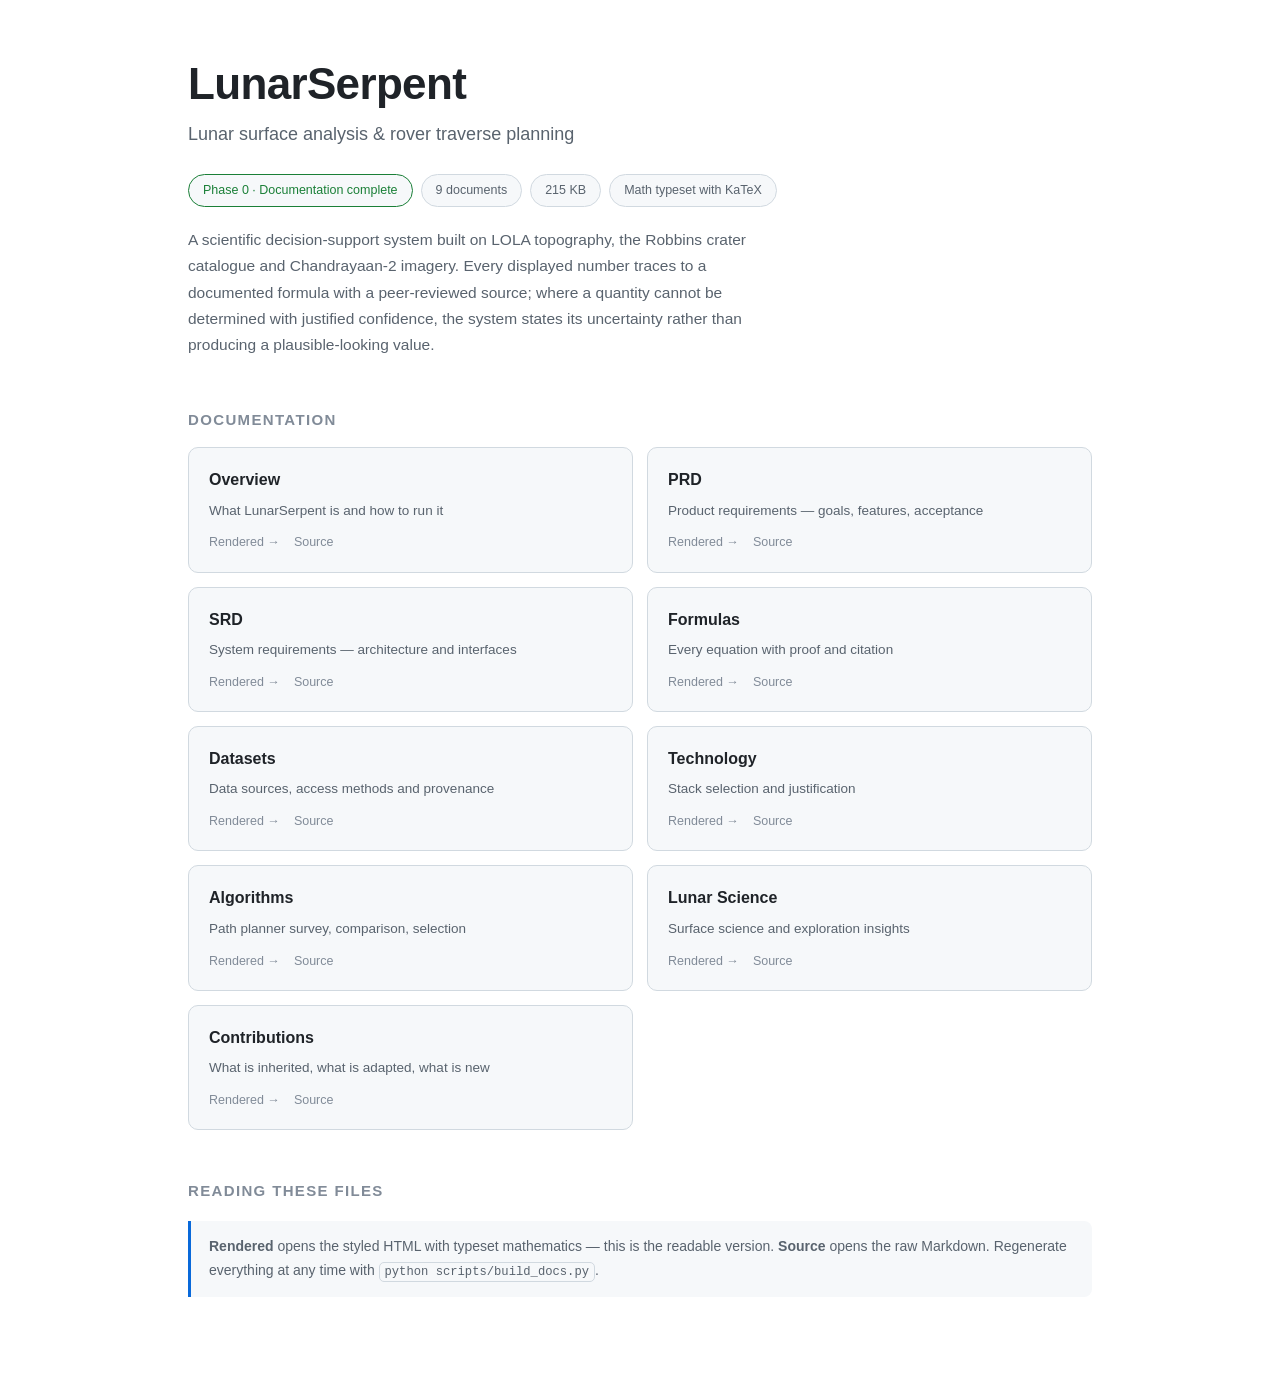
<file: index.html>
<!doctype html>
<html lang="en">
<head>
<meta charset="utf-8">
<meta name="viewport" content="width=device-width, initial-scale=1">
<title>LunarSerpent</title>
<style>
:root{
  --bg:#0d1117; --bg-alt:#161b22; --bg-code:#1c2128;
  --fg:#e6edf3; --fg-dim:#9198a1; --fg-faint:#6e7681;
  --accent:#58a6ff; --accent-dim:#1f6feb; --border:#30363d;
  --ok:#3fb950; --warn:#d29922; --bad:#f85149;
  --sidebar:290px;
}
:root[data-theme="light"]{
  --bg:#ffffff; --bg-alt:#f6f8fa; --bg-code:#f6f8fa;
  --fg:#1f2328; --fg-dim:#59636e; --fg-faint:#818b98;
  --accent:#0969da; --accent-dim:#0550ae; --border:#d1d9e0;
  --ok:#1a7f37; --warn:#9a6700; --bad:#cf222e;
}
@media (prefers-color-scheme: light){
  :root:not([data-theme="dark"]){
    --bg:#ffffff; --bg-alt:#f6f8fa; --bg-code:#f6f8fa;
    --fg:#1f2328; --fg-dim:#59636e; --fg-faint:#818b98;
    --accent:#0969da; --accent-dim:#0550ae; --border:#d1d9e0;
    --ok:#1a7f37; --warn:#9a6700; --bad:#cf222e;
  }
}
*{box-sizing:border-box}
html{scroll-behavior:smooth}
body{
  margin:0; background:var(--bg); color:var(--fg);
  font:16px/1.7 -apple-system,BlinkMacSystemFont,"Segoe UI",Inter,Roboto,sans-serif;
  -webkit-font-smoothing:antialiased;
}
a{color:var(--accent); text-decoration:none}
a:hover{text-decoration:underline}

/* ---------- layout ---------- */
.wrap{display:flex; min-height:100vh}
.sidebar{
  width:var(--sidebar); flex:0 0 var(--sidebar); background:var(--bg-alt);
  border-right:1px solid var(--border); padding:24px 0; position:sticky; top:0;
  height:100vh; overflow-y:auto;
}
.brand{padding:0 24px 20px; border-bottom:1px solid var(--border); margin-bottom:16px}
.brand h1{margin:0; font-size:19px; letter-spacing:-.02em}
.brand .sub{color:var(--fg-faint); font-size:12px; margin-top:4px; letter-spacing:.02em}
.navlist{list-style:none; margin:0; padding:0 12px}
.navlist a{
  display:block; padding:9px 12px; border-radius:6px; color:var(--fg-dim);
  font-size:14px; line-height:1.35;
}
.navlist a:hover{background:var(--bg); color:var(--fg); text-decoration:none}
.navlist a.active{background:var(--accent-dim); color:#fff}
.navlist a.active .nd{color:rgba(255,255,255,.75)}
.navlist .nt{font-weight:600; display:block}
.navlist .nd{color:var(--fg-faint); font-size:11.5px; display:block; margin-top:2px}

.main{flex:1; min-width:0; display:flex; justify-content:center; padding:0 32px}
.content{max-width:900px; width:100%; padding:40px 0 120px}

/* ---------- typography ---------- */
h1,h2,h3,h4{line-height:1.25; letter-spacing:-.015em; scroll-margin-top:24px}
h1{font-size:34px; margin:0 0 24px; padding-bottom:14px; border-bottom:1px solid var(--border)}
h2{font-size:24px; margin:44px 0 16px; padding-bottom:8px; border-bottom:1px solid var(--border)}
h3{font-size:19px; margin:32px 0 12px}
h4{font-size:16px; margin:24px 0 10px; color:var(--fg-dim)}
p{margin:0 0 16px}
ul,ol{margin:0 0 16px; padding-left:26px}
li{margin:5px 0}
hr{border:0; border-top:1px solid var(--border); margin:36px 0}
strong{font-weight:650}

blockquote{
  margin:20px 0; padding:12px 18px; border-left:3px solid var(--accent);
  background:var(--bg-alt); border-radius:0 6px 6px 0; color:var(--fg-dim);
}
blockquote p:last-child{margin-bottom:0}

code{
  background:var(--bg-code); padding:.15em .4em; border-radius:5px;
  font:.87em/1.5 ui-monospace,"Cascadia Code",Consolas,monospace;
  border:1px solid var(--border);
}
pre{
  background:var(--bg-code); border:1px solid var(--border); border-radius:8px;
  padding:16px; overflow-x:auto; margin:0 0 18px;
}
pre code{background:none; border:0; padding:0; font-size:13px; line-height:1.55}

/* ---------- tables ---------- */
.tablewrap{overflow-x:auto; margin:0 0 20px; border:1px solid var(--border); border-radius:8px}
table{border-collapse:collapse; width:100%; font-size:14.5px}
th,td{padding:9px 14px; text-align:left; border-bottom:1px solid var(--border);
      vertical-align:top}
th{background:var(--bg-alt); font-weight:650; white-space:nowrap}
tr:last-child td{border-bottom:0}
tbody tr:hover{background:var(--bg-alt)}
td code{white-space:nowrap}

/* ---------- math ---------- */
.math-block{margin:20px 0; overflow-x:auto; overflow-y:hidden; padding:4px 0}
.katex{font-size:1.04em}
.katex-display{margin:0 !important}

/* ---------- TOC ---------- */
.toc{
  background:var(--bg-alt); border:1px solid var(--border); border-radius:8px;
  padding:16px 20px; margin:0 0 32px;
}
.toc-title{font-size:12px; text-transform:uppercase; letter-spacing:.08em;
           color:var(--fg-faint); font-weight:700; margin-bottom:10px}
.toc ul{list-style:none; padding-left:0; margin:0}
.toc ul ul{padding-left:16px}
.toc li{margin:3px 0}
.toc a{color:var(--fg-dim); font-size:13.5px}
.toc a:hover{color:var(--accent)}

/* ---------- chrome ---------- */
.topbar{display:flex; justify-content:space-between; align-items:center;
        margin-bottom:28px; gap:16px; flex-wrap:wrap}
.crumb{color:var(--fg-faint); font-size:13px}
.themebtn{
  background:var(--bg-alt); color:var(--fg-dim); border:1px solid var(--border);
  border-radius:6px; padding:6px 12px; cursor:pointer; font-size:13px;
}
.themebtn:hover{color:var(--fg); border-color:var(--accent)}
.footer{margin-top:64px; padding-top:20px; border-top:1px solid var(--border);
        color:var(--fg-faint); font-size:13px}

/* ---------- index cards ---------- */
.cards{display:grid; grid-template-columns:repeat(auto-fill,minmax(260px,1fr));
       gap:16px; margin:24px 0}
.card{background:var(--bg-alt); border:1px solid var(--border); border-radius:10px;
      padding:18px 20px; transition:border-color .15s, transform .15s}
.card:hover{border-color:var(--accent); transform:translateY(-2px)}
.card a{font-size:16px; font-weight:650}
.card p{color:var(--fg-dim); font-size:13.5px; margin:6px 0 0}

@media (max-width:900px){
  .wrap{flex-direction:column}
  .sidebar{width:100%; flex:none; height:auto; position:static; border-right:0;
           border-bottom:1px solid var(--border)}
  .main{padding:0 18px}
}
@media print{
  .sidebar,.themebtn,.topbar{display:none}
  body{background:#fff; color:#000}
  .main{padding:0}
}

body{display:block}
.hero{max-width:960px; margin:0 auto; padding:56px 28px 100px}
.hero h1{font-size:44px; border:0; margin:0 0 8px; padding:0}
.tag{color:var(--fg-dim); font-size:18px; margin:0 0 8px}
.lede{color:var(--fg-dim); font-size:15.5px; max-width:70ch; margin:20px 0 0}
.badges{display:flex; gap:8px; flex-wrap:wrap; margin:24px 0 0}
.badge{background:var(--bg-alt); border:1px solid var(--border); border-radius:20px;
       padding:5px 14px; font-size:12.5px; color:var(--fg-dim)}
.badge.ok{border-color:var(--ok); color:var(--ok)}
.sec{margin:52px 0 0}
.sec h2{font-size:15px; text-transform:uppercase; letter-spacing:.09em;
        color:var(--fg-faint); border:0; padding:0; margin:0 0 18px}
.files{display:grid; grid-template-columns:repeat(auto-fill,minmax(300px,1fr)); gap:14px}
.f{background:var(--bg-alt); border:1px solid var(--border); border-radius:10px;
   padding:18px 20px; transition:border-color .15s, transform .15s}
.f:hover{border-color:var(--accent); transform:translateY(-2px)}
.f .t{font-size:16px; font-weight:650}
.f .d{color:var(--fg-dim); font-size:13.5px; margin:6px 0 10px}
.f .l{display:flex; gap:14px; font-size:12.5px}
.f .l a{color:var(--fg-faint)}
.f .l a:hover{color:var(--accent)}
.note{background:var(--bg-alt); border-left:3px solid var(--accent);
      border-radius:0 8px 8px 0; padding:14px 18px; color:var(--fg-dim);
      font-size:14px; margin:20px 0 0}
.tablewrap{margin-top:8px}
</style>
</head>
<body>
<div class="hero">
  <h1>LunarSerpent</h1>
  <p class="tag">Lunar surface analysis &amp; rover traverse planning</p>
  <div class="badges">
    <span class="badge ok">Phase&nbsp;0 · Documentation complete</span>
    <span class="badge">9 documents</span>
    <span class="badge">215 KB</span>
    <span class="badge">Math typeset with KaTeX</span>
  </div>
  <p class="lede">A scientific decision-support system built on LOLA topography, the Robbins
  crater catalogue and Chandrayaan-2 imagery. Every displayed number traces to a documented
  formula with a peer-reviewed source; where a quantity cannot be determined with justified
  confidence, the system states its uncertainty rather than producing a plausible-looking
  value.</p>

  <div class="sec">
    <h2>Documentation</h2>
    <div class="files"><div class="f"><div class="t">Overview</div><div class="d">What LunarSerpent is and how to run it</div><div class="l"><a href="docs/html/README.html">Rendered &rarr;</a><a href="README.md">Source</a></div></div><div class="f"><div class="t">PRD</div><div class="d">Product requirements — goals, features, acceptance</div><div class="l"><a href="docs/html/PRD.html">Rendered &rarr;</a><a href="docs/PRD.md">Source</a></div></div><div class="f"><div class="t">SRD</div><div class="d">System requirements — architecture and interfaces</div><div class="l"><a href="docs/html/SRD.html">Rendered &rarr;</a><a href="docs/SRD.md">Source</a></div></div><div class="f"><div class="t">Formulas</div><div class="d">Every equation with proof and citation</div><div class="l"><a href="docs/html/FORMULAS.html">Rendered &rarr;</a><a href="docs/FORMULAS.md">Source</a></div></div><div class="f"><div class="t">Datasets</div><div class="d">Data sources, access methods and provenance</div><div class="l"><a href="docs/html/DATASETS.html">Rendered &rarr;</a><a href="docs/DATASETS.md">Source</a></div></div><div class="f"><div class="t">Technology</div><div class="d">Stack selection and justification</div><div class="l"><a href="docs/html/TECHNOLOGY.html">Rendered &rarr;</a><a href="docs/TECHNOLOGY.md">Source</a></div></div><div class="f"><div class="t">Algorithms</div><div class="d">Path planner survey, comparison, selection</div><div class="l"><a href="docs/html/ALGORITHMS.html">Rendered &rarr;</a><a href="docs/ALGORITHMS.md">Source</a></div></div><div class="f"><div class="t">Lunar Science</div><div class="d">Surface science and exploration insights</div><div class="l"><a href="docs/html/SCIENCE_BACKGROUND.html">Rendered &rarr;</a><a href="docs/SCIENCE_BACKGROUND.md">Source</a></div></div><div class="f"><div class="t">Contributions</div><div class="d">What is inherited, what is adapted, what is new</div><div class="l"><a href="docs/html/CONTRIBUTIONS.html">Rendered &rarr;</a><a href="docs/CONTRIBUTIONS.md">Source</a></div></div></div>
  </div>

  <div class="sec">
    <h2>Reading these files</h2>
    <p class="note"><strong>Rendered</strong> opens the styled HTML with typeset mathematics —
    this is the readable version. <strong>Source</strong> opens the raw Markdown.
    Regenerate everything at any time with <code>python scripts/build_docs.py</code>.</p>
  </div>
</div>
<script>
(function(){
  try{var s=localStorage.getItem('ls-theme');
      if(s)document.documentElement.setAttribute('data-theme',s);}catch(e){}
})();
</script>
</body>
</html>
</file>
